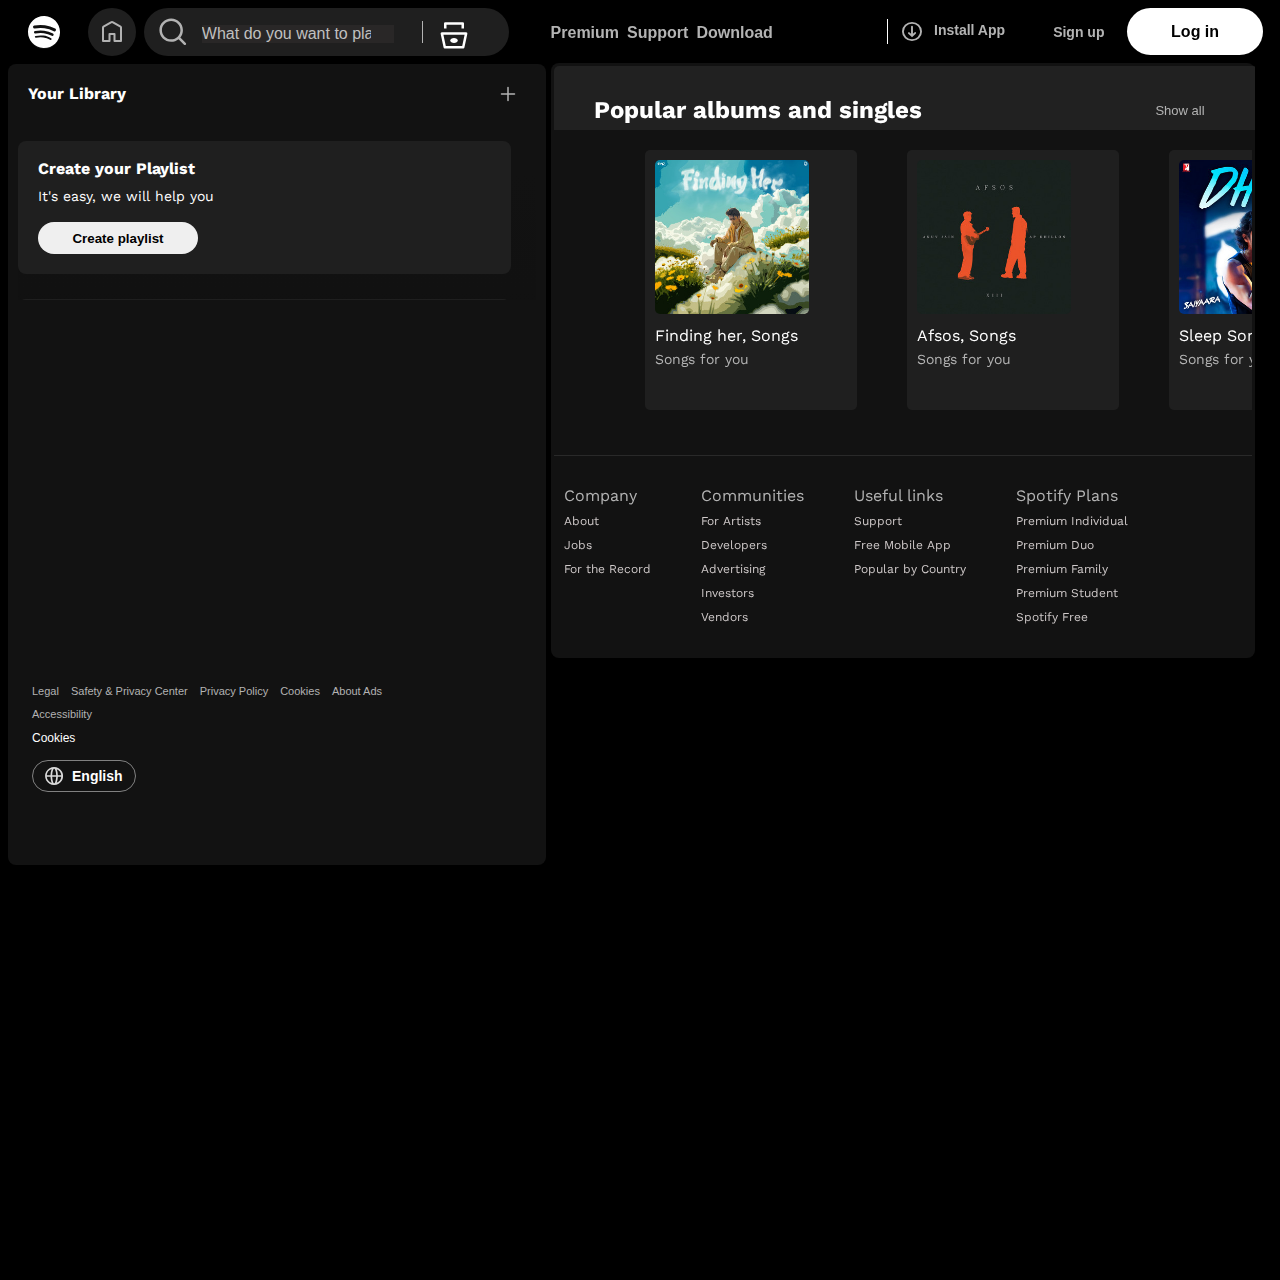
<file: index.html>
<!DOCTYPE html>
<html lang="en">

<head>
  <meta charset="UTF-8">
  <meta name="viewport" content="width=device-width, initial-scale=1.0">
  <title>Spotify - Web Player: Music for everyone</title>
  <link rel="stylesheet" href="/css/style.css">
  <link rel="stylesheet" href="/css/utility.css">
  <link rel="preconnect" href="https://fonts.googleapis.com">
  <link rel="preconnect" href="https://fonts.gstatic.com" crossorigin>
  <link href="https://fonts.googleapis.com/css2?family=Work+Sans:ital,wght@0,100..900;1,100..900&display=swap"
    rel="stylesheet">
</head>

<body>
  <div class="container flex">
    <div class="left-parent flex column no-margin-bottom">
      <div class="left flex">
        <div class="close">
          <img class="invert svg-width" src="/img/cross.svg" alt="">
        </div>
        <button class="logo no-border invert"><img src="/img/logo.svg" alt="logo"></button>
        <div class="afterlogo flex justify-center align-center">
          <button class="home no-border justify-center align-center"><img class="invert-part" src="/img/home.svg"
              alt=""></button>
          <div class="search flex justify-center align-center">
            <button class="searchlo no-border bg-transparent"><img class="invert-part" src="/img/search.svg"
                alt="searchBtn"></button>
            <input name="search" class="bg-transparent" type="search" placeholder="What do you want to play?">

            <div class="browse  bg-transparent">
              <img class="invert" src="/img/browse.svg" alt="">
            </div>
          </div>
        </div>
      </div>
      <div class="library bg-grey rounded">
        <div class="heading flex">
          <div>Your Library</div>
          <button class="plus no-border flex justify-center align-center"><img class="invert-part"
              src="/img/plus.svg"></button>
        </div>
        <div onclick="back()" class="back" hidden>
          <img class="invert"src="/img/back.svg" alt="" >
        </div>
        <div id="play-pod" class="play-pod flex column">
          <div class="songList">
            <ul>
            
            </ul>
          </div>

          <div class="aftPlPo flex column">
            <div class="playlist bg-light-grey rounded flex column">
              <h4>Create your Playlist</h4>
              <div class="nextDiv flex column gap-n">
                <div class="disc">It's easy, we will help you</div>
                <button  class="btn-play no-border">Create playlist</button>
              </div>
            </div>
            <div class="podcast bg-light-grey rounded flex column">
              <h4>Let's find some podcast to follow</h4>
              <div class="nextDiv flex column gap-n">
                <div class="disc">We'll keep you updated on new episodes</div>
                <button id="btn-podId" class="btn-pod no-border">Browse podcasts</button>
              </div>
            </div>
          </div>
        </div>
        <div class="footer no-margin-bottom">
          <div>
            <div>
              <div>
                <a href="https://www.spotify.com/pk-en/legal/">
                  <span>Legal</span>
                </a>
              </div>
              <div>
                <a href="https://www.spotify.com/pk-en/safetyandprivacy/">
                  <span>Safety &amp; Privacy Center</span>
                </a>
              </div>
              <div>
                <a href="https://www.spotify.com/pk-en/legal/privacy-policy/">
                  <span>Privacy Policy</span>
                </a>
              </div>
              <div>
                <a href="https://www.spotify.com/pk-en/legal/cookies-policy/">
                  <span>Cookies</span>
                </a>
              </div>
              <div>
                <a href="https://www.spotify.com/pk-en/legal/privacy-policy/#s3">
                  <span>About Ads</span>
                </a>
              </div>
              <div>
                <a href="https://www.spotify.com/pk-en/accessibility/">
                  <span>Accessibility</span>
                </a>
              </div>
            </div>
            <a href="https://www.spotify.com/legal/cookies-policy/" target="_blank" rel="noopener">
              <span>Cookies</span>
            </a>
          </div>
          <div class="lang flex">
            <img src="/img/lang.svg" alt="img">
            <button class="inslang no-border">English</button>
          </div>
        </div>
      </div>
    </div>
    <div class="right flex column no-border no-margin-bottom">
      <div id="nav-but" class="nav-but flex">
        <img src="/img/hamburger.svg" style="width: 7vw;" alt="PlayLists"  class="hamburger invert-part">
        <div id="half1" class="half1 flex">
          <button class="btn">Premium</button>
          <button class="btn btn2">Support</button>
          <button class="btn">Download</button>
        </div>
        <div class="half2 flex align-center justify-center">
          <div class="line"></div>
          <button class="install bg-transparent flex"><img class="invert-part" src="/img/app.svg" alt="installApp"><span
              id="text">Install App</span></button>
          <button id="Signup" class="signup bg-transparent"><span>Sign up</span></button>
          <button id="Log" class="log">Log in</button>
        </div>
      </div>
      <section id="main" class="main rounded">
        <div class="main-playList">
          <div class="head flex">
             <h4><a href="#f">Popular albums and singles</a></h4>
              <button class="show no-border">Show all</button>
          </div>
          <div class="cardContainer flex">
              <button id="scroll-pre" class="no-border"><span><svg xmlns="http://www.w3.org/2000/svg"data-encore-id="icon" role="img" aria-hidden="true" width="15"  viewBox="0 0 16 16" style="--encore-icon-fill: var(--text-base, #000000); --encore-icon-height: var(--encore-graphic-size-decorative-smaller); --encore-icon-width: var(--encore-graphic-size-decorative-smaller);"><path d="M11.03.47a.75.75 0 0 1 0 1.06L4.56 8l6.47 6.47a.75.75 0 1 1-1.06 1.06L2.44 8 9.97.47a.75.75 0 0 1 1.06 0"></path></svg></span></button>
              <button id="scroll-for" class="no-border"><span><svg xmlns="http://www.w3.org/2000/svg" data-encore-id="icon" width="15" role="img" aria-hidden="true" viewBox="0 0 16 16" style="--encore-icon-fill: var(--text-base, #000000); --encore-icon-height: var(--encore-graphic-size-decorative-smaller); --encore-icon-width: var(--encore-graphic-size-decorative-smaller);"><path d="M4.97.47a.75.75 0 0 0 0 1.06L11.44 8l-6.47 6.47a.75.75 0 1 0 1.06 1.06L13.56 8 6.03.47a.75.75 0 0 0-1.06 0"></path></svg></span></button>
            <div class="songCards flex"></div>
            </div>
         
          <hr class="hr-line">

          <div class="flex right-footer">
            <div class="flex column link">
              <div>Company</div>
              <div><a href="https://www.spotify.com/pk-en/about-us/contact/">About</a></div>
              <div><a href="https://www.lifeatspotify.com/">Jobs</a></div>
              <div><a href="https://newsroom.spotify.com/">For the Record</a></div>
            </div>

            <div class="flex column link">
              <div>Communities</div>
              <div><a href="https://artists.spotify.com/">For Artists</a></div>
              <div><a href="https://developer.spotify.com/">Developers</a></div>
              <div><a href="https://ads.spotify.com/">Advertising</a></div>
              <div><a href="https://investors.spotify.com/">Investors</a></div>
              <div><a href="https://spotifyforvendors.com/">Vendors</a></div>
            </div>

            <div class="flex column link">
              <div>Useful links</div>
              <div><a href="https://support.spotify.com/">Support</a></div>
              <div><a href="https://www.spotify.com/pk-en/free/">Free Mobile App</a></div>
              <div><a href="/popular-in/pk">Popular by Country</a></div>
            </div>

            <div class="flex column link">
              <div>Spotify Plans</div>
              <div><a href="https://www.spotify.com/pk-en/premium/#ref=spotifycom_footer_premium_individual">Premium
                  Individual</a></div>
              <div><a href="https://www.spotify.com/pk-en/duo/#ref=spotifycom_footer_premium_duo">Premium Duo</a></div>
              <div><a href="https://www.spotify.com/pk-en/family/#ref=spotifycom_footer_premium_family">Premium
                  Family</a></div>
              <div><a href="https://www.spotify.com/pk-en/student/#ref=spotifycom_footer_premium_student">Premium
                  Student</a></div>
              <div><a href="https://www.spotify.com/pk-en/free/#ref=spotifycom_footer_free">Spotify Free</a></div>
            </div>
          </div>


      </section>
      
    </div>
  </div>
  <div hidden class="playbar">
        <div class="seekbar">
          <div class="circle">

          </div>
        </div>
        <div class="abovebar flex">
          <div class="songInfo">

          </div>
          <div class="songButton">
            <img id="previous" src="/img/previous.svg" alt="">
            <img id="play"  src="/img/play.svg" alt="">
            <img id="next" src="/img/forward.svg" alt="">
          </div>
          <div class="flex vol-time">
          <div class="songTime">

          </div>
          <div class="volume flex">
            <img class="svg-width"  src="/img/volume.svg" alt="">
            <div class="range">
              <input type="range" name="volume" id="">
            </div>
          </div>
          </div>
        </div>
      </div>
  <!-- <div class="final-footer flex  align-center">
    <div class="cont flex column">
      <span>Preview of Spotify</span>
      <span>Sign up to get unlimited songs and podcasts with occasional adds. No Credit card needed.</span>
    </div>
    <button class="log sign no-border">Sign up free</button>
  </div> -->
  <script src="/JS/script.js"></script>
</body>

</html>
</file>
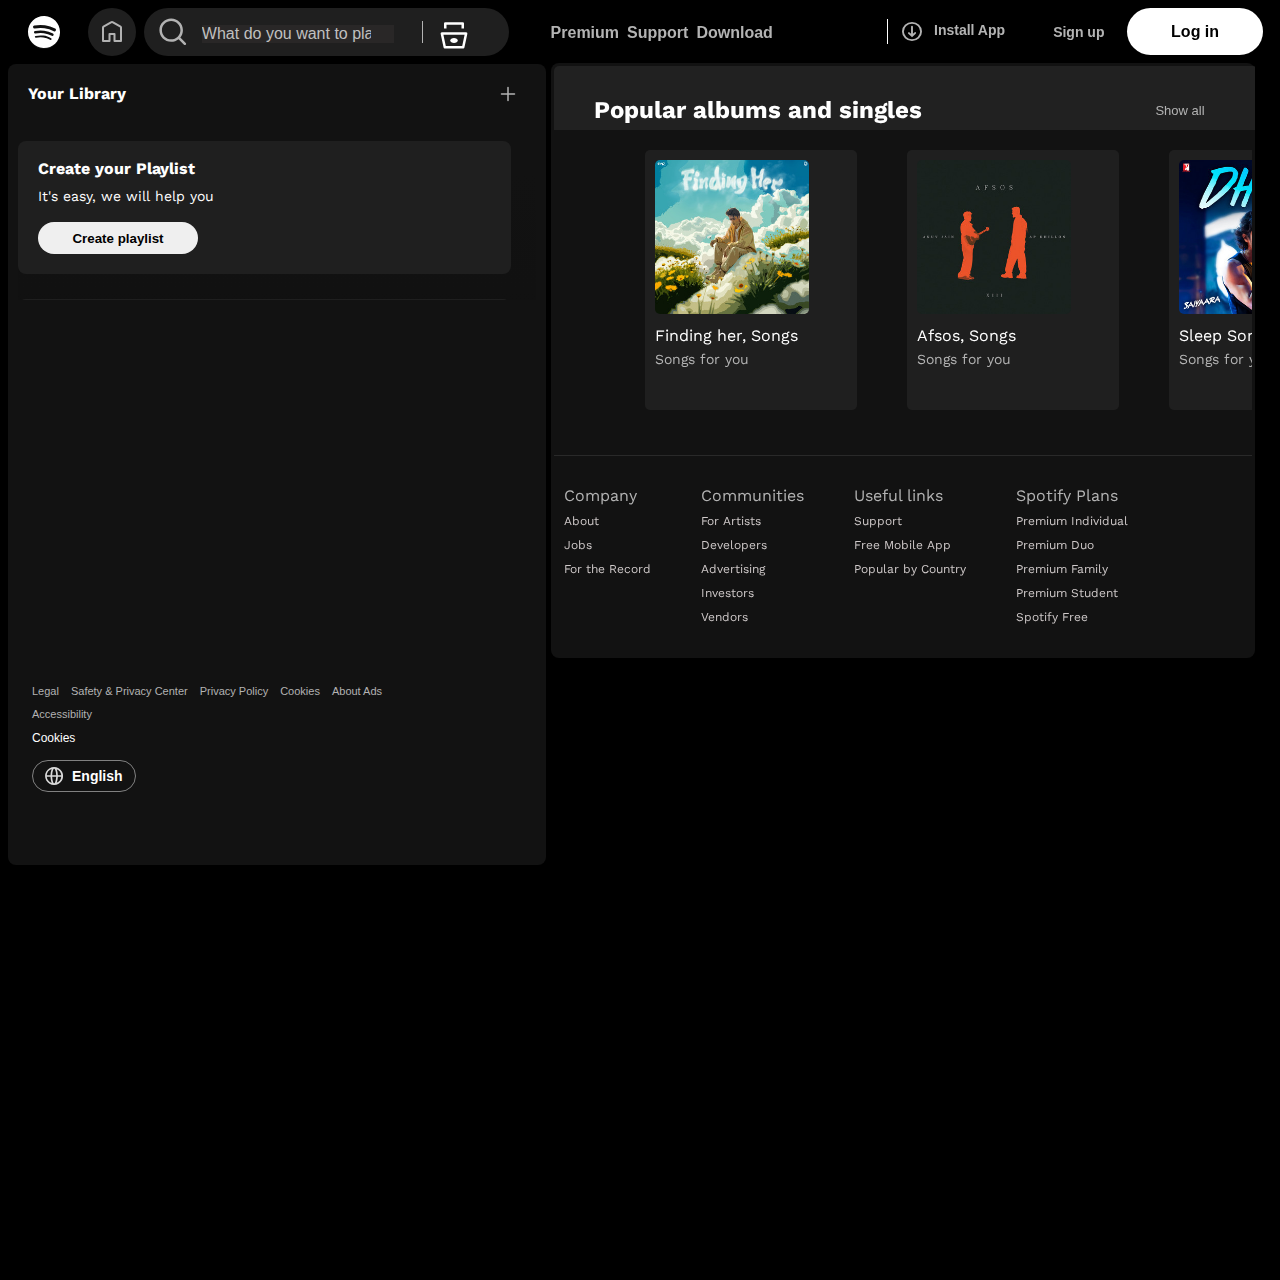
<file: docs/index.html>
<!DOCTYPE html>
<html lang="en">

<head>
  <meta charset="UTF-8">
  <meta name="viewport" content="width=device-width, initial-scale=1.0">
  <title>Spotify - Web Player: Music for everyone</title>
  <link rel="stylesheet" href="/css/style.css">
  <link rel="stylesheet" href="/css/utility.css">
  <link rel="preconnect" href="https://fonts.googleapis.com">
  <link rel="preconnect" href="https://fonts.gstatic.com" crossorigin>
  <link href="https://fonts.googleapis.com/css2?family=Work+Sans:ital,wght@0,100..900;1,100..900&display=swap"
    rel="stylesheet">
</head>

<body>
  <div class="container flex">
    <div class="left-parent flex column no-margin-bottom">
      <div class="left flex">
        <div class="close">
          <img class="invert svg-width" src="/img/cross.svg" alt="">
        </div>
        <button class="logo no-border invert"><img src="/img/logo.svg" alt="logo"></button>
        <div class="afterlogo flex justify-center align-center">
          <button class="home no-border justify-center align-center"><img class="invert-part" src="/img/home.svg"
              alt=""></button>
          <div class="search flex justify-center align-center">
            <button class="searchlo no-border bg-transparent"><img class="invert-part" src="/img/search.svg"
                alt="searchBtn"></button>
            <input name="search" class="bg-transparent" type="search" placeholder="What do you want to play?">

            <div class="browse  bg-transparent">
              <img class="invert" src="/img/browse.svg" alt="">
            </div>
          </div>
        </div>
      </div>
      <div class="library bg-grey rounded">
        <div class="heading flex">
          <div>Your Library</div>
          <button class="plus no-border flex justify-center align-center"><img class="invert-part"
              src="/img/plus.svg"></button>
        </div>
        <div onclick="back()" class="back" hidden>
          <img class="invert"src="/img/back.svg" alt="" >
        </div>
        <div id="play-pod" class="play-pod flex column">
          <div class="songList">
            <ul>
            
            </ul>
          </div>

          <div class="aftPlPo flex column">
            <div class="playlist bg-light-grey rounded flex column">
              <h4>Create your Playlist</h4>
              <div class="nextDiv flex column gap-n">
                <div class="disc">It's easy, we will help you</div>
                <button  class="btn-play no-border">Create playlist</button>
              </div>
            </div>
            <div class="podcast bg-light-grey rounded flex column">
              <h4>Let's find some podcast to follow</h4>
              <div class="nextDiv flex column gap-n">
                <div class="disc">We'll keep you updated on new episodes</div>
                <button id="btn-podId" class="btn-pod no-border">Browse podcasts</button>
              </div>
            </div>
          </div>
        </div>
        <div class="footer no-margin-bottom">
          <div>
            <div>
              <div>
                <a href="https://www.spotify.com/pk-en/legal/">
                  <span>Legal</span>
                </a>
              </div>
              <div>
                <a href="https://www.spotify.com/pk-en/safetyandprivacy/">
                  <span>Safety &amp; Privacy Center</span>
                </a>
              </div>
              <div>
                <a href="https://www.spotify.com/pk-en/legal/privacy-policy/">
                  <span>Privacy Policy</span>
                </a>
              </div>
              <div>
                <a href="https://www.spotify.com/pk-en/legal/cookies-policy/">
                  <span>Cookies</span>
                </a>
              </div>
              <div>
                <a href="https://www.spotify.com/pk-en/legal/privacy-policy/#s3">
                  <span>About Ads</span>
                </a>
              </div>
              <div>
                <a href="https://www.spotify.com/pk-en/accessibility/">
                  <span>Accessibility</span>
                </a>
              </div>
            </div>
            <a href="https://www.spotify.com/legal/cookies-policy/" target="_blank" rel="noopener">
              <span>Cookies</span>
            </a>
          </div>
          <div class="lang flex">
            <img src="/img/lang.svg" alt="img">
            <button class="inslang no-border">English</button>
          </div>
        </div>
      </div>
    </div>
    <div class="right flex column no-border no-margin-bottom">
      <div id="nav-but" class="nav-but flex">
        <img src="/img/hamburger.svg" style="width: 7vw;" alt="PlayLists"  class="hamburger invert-part">
        <div id="half1" class="half1 flex">
          <button class="btn">Premium</button>
          <button class="btn btn2">Support</button>
          <button class="btn">Download</button>
        </div>
        <div class="half2 flex align-center justify-center">
          <div class="line"></div>
          <button class="install bg-transparent flex"><img class="invert-part" src="/img/app.svg" alt="installApp"><span
              id="text">Install App</span></button>
          <button id="Signup" class="signup bg-transparent"><span>Sign up</span></button>
          <button id="Log" class="log">Log in</button>
        </div>
      </div>
      <section id="main" class="main rounded">
        <div class="main-playList">
          <div class="head flex">
             <h4><a href="#f">Popular albums and singles</a></h4>
              <button class="show no-border">Show all</button>
          </div>
          <div class="cardContainer flex">
              <button id="scroll-pre" class="no-border"><span><svg xmlns="http://www.w3.org/2000/svg"data-encore-id="icon" role="img" aria-hidden="true" width="15"  viewBox="0 0 16 16" style="--encore-icon-fill: var(--text-base, #000000); --encore-icon-height: var(--encore-graphic-size-decorative-smaller); --encore-icon-width: var(--encore-graphic-size-decorative-smaller);"><path d="M11.03.47a.75.75 0 0 1 0 1.06L4.56 8l6.47 6.47a.75.75 0 1 1-1.06 1.06L2.44 8 9.97.47a.75.75 0 0 1 1.06 0"></path></svg></span></button>
              <button id="scroll-for" class="no-border"><span><svg xmlns="http://www.w3.org/2000/svg" data-encore-id="icon" width="15" role="img" aria-hidden="true" viewBox="0 0 16 16" style="--encore-icon-fill: var(--text-base, #000000); --encore-icon-height: var(--encore-graphic-size-decorative-smaller); --encore-icon-width: var(--encore-graphic-size-decorative-smaller);"><path d="M4.97.47a.75.75 0 0 0 0 1.06L11.44 8l-6.47 6.47a.75.75 0 1 0 1.06 1.06L13.56 8 6.03.47a.75.75 0 0 0-1.06 0"></path></svg></span></button>
            <div class="songCards flex"></div>
            </div>
         
          <hr class="hr-line">

          <div class="flex right-footer">
            <div class="flex column link">
              <div>Company</div>
              <div><a href="https://www.spotify.com/pk-en/about-us/contact/">About</a></div>
              <div><a href="https://www.lifeatspotify.com/">Jobs</a></div>
              <div><a href="https://newsroom.spotify.com/">For the Record</a></div>
            </div>

            <div class="flex column link">
              <div>Communities</div>
              <div><a href="https://artists.spotify.com/">For Artists</a></div>
              <div><a href="https://developer.spotify.com/">Developers</a></div>
              <div><a href="https://ads.spotify.com/">Advertising</a></div>
              <div><a href="https://investors.spotify.com/">Investors</a></div>
              <div><a href="https://spotifyforvendors.com/">Vendors</a></div>
            </div>

            <div class="flex column link">
              <div>Useful links</div>
              <div><a href="https://support.spotify.com/">Support</a></div>
              <div><a href="https://www.spotify.com/pk-en/free/">Free Mobile App</a></div>
              <div><a href="/popular-in/pk">Popular by Country</a></div>
            </div>

            <div class="flex column link">
              <div>Spotify Plans</div>
              <div><a href="https://www.spotify.com/pk-en/premium/#ref=spotifycom_footer_premium_individual">Premium
                  Individual</a></div>
              <div><a href="https://www.spotify.com/pk-en/duo/#ref=spotifycom_footer_premium_duo">Premium Duo</a></div>
              <div><a href="https://www.spotify.com/pk-en/family/#ref=spotifycom_footer_premium_family">Premium
                  Family</a></div>
              <div><a href="https://www.spotify.com/pk-en/student/#ref=spotifycom_footer_premium_student">Premium
                  Student</a></div>
              <div><a href="https://www.spotify.com/pk-en/free/#ref=spotifycom_footer_free">Spotify Free</a></div>
            </div>
          </div>


      </section>
      
    </div>
  </div>
  <div hidden class="playbar">
        <div class="seekbar">
          <div class="circle">

          </div>
        </div>
        <div class="abovebar flex">
          <div class="songInfo">

          </div>
          <div class="songButton">
            <img id="previous" src="/img/previous.svg" alt="">
            <img id="play"  src="/img/play.svg" alt="">
            <img id="next" src="/img/forward.svg" alt="">
          </div>
          <div class="flex vol-time">
          <div class="songTime">

          </div>
          <div class="volume flex">
            <img class="svg-width"  src="/img/volume.svg" alt="">
            <div class="range">
              <input type="range" name="volume" id="">
            </div>
          </div>
          </div>
        </div>
      </div>
  <!-- <div class="final-footer flex  align-center">
    <div class="cont flex column">
      <span>Preview of Spotify</span>
      <span>Sign up to get unlimited songs and podcasts with occasional adds. No Credit card needed.</span>
    </div>
    <button class="log sign no-border">Sign up free</button>
  </div> -->
  <script src="/JS/script.js"></script>
</body>

</html>
</file>
<file: css/style.css>
:root{
    --a :0;
    --top: 130px;
}

* {
    margin: 0;
    padding: 0;
}


body {
    background-color: #121212;
    background-color: black;
    color: white;
    font-family: "Work Sans";
    position: fixed;
    top: 0;
    left: 0;
    height: 100%;
    overflow: hidden;
}

.container {
    gap: 5px;
    min-height: 1280px;
}

.left-parent {
    padding-top: 4px;
    margin-left: 8px;
    margin-bottom: 50px;
}

.left {
    padding: 8px;
    padding-top: 4px;
    box-sizing: border-box;
    width: 41vw;
    gap: 25px;
}

.hamburger{
    display: none;
    padding: 0;
    margin: 0;
}

.close{
    display: none;
}
.close img{
    width: 4vw;
}
.logo {
    margin: 3px;
    margin-top: 8px;
    margin-left: 12px;
    border-radius: 100%;
    height: 33px;
}

.afterlogo {
    perspective: 500px;
    padding-top: 0px;
    gap: 8px;
}

.home {
    padding-top: 3px;
    box-sizing: border-box;
    width: 48px;
    height: 48px;
    border-radius: 90%;
    background-color: #1f1f1f;
    color: #fff;
    transition: transform .0999s;
    transform: translateZ(0px);
    transition: background-color .3s;
}

.home img {
    width: 24px;
}

.search {
    padding: 12px;
    box-sizing: border-box;
    padding-top: 15px;
    width: calc(30vw - 19px);
    border-radius: 25px 25px 25px 25px;
    height: 48px;
    gap: 5px;
    perspective: 500px;
    background-color: #1f1f1f;
    transition: background-color .3s;
}

.searchlo {
    width: 52px;
    transition: filter .5s ease;
}

.searchlo img {
    width: calc(2.5vw - 1.5px);
}

.search input {
    margin-left: 7px;
    padding-right: 8px;
    width: 15vw;
    border: 0px;
    outline: none;
    background-color: #292727;
    color: white;
    font-size: 16px;
}

.browse {
    width: 7vw;
    height: 22px;
    margin-left: 23px;
    margin-bottom: 3px;
    padding-left: calc(1vw + 3px);
    border-left: .079px solid rgb(179, 179, 179);
    transition: background-color 1s;
    transition: transform .0999s;
    transform: translateZ(0px);
}

.browse img {
    width: calc(2.5vw - 2px);
}


.home:hover,
.browse:hover,
.logo:hover,
.searchlo:hover {
    cursor: pointer;
}

.home:hover,
.browse:hover {
    transform: scale(1.05);
    background-color: #292929;
}

.search:hover {
    background-color: #2a2a2a;
}

.search:hover .searchlo {
    filter: brightness(5%) invert(1);

}

.search input::placeholder {
    color: #c0c0c0ff;
}



.library {
    box-sizing: border-box;
    height: 89vh;
    position: relative;
}

.heading {
    padding: 20px;
    padding-top: 12px;
    font-size: 16px;
    font-weight: 700;
    justify-content: space-between;
    align-items: center;
    box-sizing: border-box;
}

.play-pod {
    margin: 0;
    margin-top: 0px;
    padding: 10px;
    box-sizing: border-box;
    width: 42vw;
    height: 169px;
    overflow-y: auto;
}

.aftPlPo {
    gap: 25px;
    background: linear-gradient(to bottom, #121212 10%, #09090931 80%, #121212 10%);
}

.playlist,
.podcast {
    padding: 20px;
    padding-top: 18px;
    box-sizing: border-box;
    width: calc(37vw + 19px);
    font-size: 16px;
    gap: 10px;
    perspective: 500px;
}

.btn-play {
    width: 12.5vw;
}

.btn-play,
.btn-pod {
    font-weight: 700;
    padding: 0px 12px;
    height: 32px;
    max-width: 55vw;
    border-radius: 25px 25px 25px 25px;
    transition: transform 80ms;
    cursor: pointer;
}
.btn-pod{
    width: 15vw;
    max-width: 55vw;
}

.disc {
    font-size: 14px;
}

.songList>ul li {
    display: flex;
    max-width: 365px;
    gap: 20px;
    cursor: pointer;
    padding: 12px 0px;
    border: 1px solid white;
    margin: 12px 0px;
    padding: 10px;
    border-radius: 5px;
    position: relative;
    align-items: center;
}
.back{
    margin: 0px 10px;
    padding-bottom: 5px;
    height:25px;
    cursor: pointer;
}
.back img{
    width: 2.5vw;
}
.musicLogo {
    width: 3vw;
}

.playNow {
    display: flex;
    justify-content: center;
    align-items: center;
    gap: 10px;
    position: absolute;
    right: 10px;
}

.playNow span {
    font-size: 12px;
    padding: 0px 10px;
}




.plus {
    display: flex;
    justify-content: center;
    align-items: center;
    cursor: pointer;
    width: 35px;
    height: 35px;
    border-radius: 25px 25px 25px 25px;
    background-color: inherit;
}

.plus:hover {
    background-color: #292929;
}

.plus img {
    width: 16px;
}

.btn-play:hover,
.btn-pod:hover {
    transform: scale(1.03);
}


.play-pod::-webkit-scrollbar {
    display: none;
}

.play-pod:hover::-webkit-scrollbar {
    display: block;
    width: 12px;
    height: 15px;
}

.play-pod::-webkit-scrollbar-track {
    background: transparent;
}

.play-pod::-webkit-scrollbar-thumb {
    background-color: #555;
}

.play-pod::-webkit-scrollbar-thumb:hover {
    background-color: #888;
}

.footer {
    margin: 10px;
    margin-bottom: 0;
    margin-top: 0;
    position: absolute;
    bottom: 50px;
    width: 30vw;
    padding: 23px;
    padding-left: 14px;
}

.footer a {
    text-decoration: none;
    color: rgb(179, 179, 179);
    font-family: 'Segoe UI', Tahoma, Geneva, Verdana, sans-serif;
    font-size: 11px;
    font-weight: 400;
}

.footer>div>a {
    font-size: 12px;
    color: white;
}

.footer>div>a:hover {
    text-decoration: underline;
}

.footer>div {
    display: flex;
    flex-wrap: wrap;
    gap: 9px;
}

.footer>div>div {
    display: flex;
    flex-wrap: wrap;
    gap: 12px;
    row-gap: 4px;
}

.lang {
    margin: 15px;
    margin-bottom: 0px;
    margin-left: 0;
    padding: 6px 12px 6px 12px;
    box-sizing: border-box;
    gap: 5px;
    border: 1px solid #818181;
    border-radius: 25px 25px 25px 25px;
    width: fit-content;
    transition: transform 200ms, border 200ms;
    cursor: pointer;
}

.lang>img {
    width: 18px;
    filter: invert(.85);
    cursor: pointer;
}

.inslang {
    background-color: inherit;
    color: inherit;
    font-size: 14px;
    font-weight: 700;
    cursor: pointer;
}

.lang:hover {
    transform: scale(1.03);
    border: 1px solid #fff;
}



/* Right Portion styling       */


.right {
    padding: 3px 0px 5px 0px;
    box-sizing: border-box;
    width: calc(58vw - 30px);
    color: rgb(179, 179, 179);
    position: relative;
}

.nav-but {
    gap: 10px;
    justify-content: space-between;
    align-items: center;
    margin-bottom: 3px;
}

.nav-but button {
    cursor: pointer;
    border: 0px;
}

.half1 {
    margin: 0;
    padding-top: 3px;
    gap: 8px;
    justify-content: center;
    perspective: 500px;
}

.half2 {
    gap: 10px;
}

.btn {
    background-color: transparent;
    color: inherit;
    height: 30px;
    width: auto;
    font-weight: 700;
    font-size: 16px;
    transition: color .1s;
    transition: transform .1s;
}

.line {
    background: #fff;
    height: 25px;
    margin: 16px;
    margin-right: 4px;
    width: 1px;
}



.install {
    width: 10vw;
    gap: 3px;
    color: inherit;
    transition: transform .1s;
    font-weight: 700;
    font-size: 14px;
}

.install img {
    width: 1.5vw;
}

#text {
    width: 90px;
}

.signup {
    color: inherit;
    width: 6vw;
    font-weight: 700;
    font-size: 14px;
    transition: transform .1s;
}

.log {
    background-color: white;
    width: calc(11vw - 5px);
    height: 47px;
    border-radius: 25px 25px 25px 25px;
    font-weight: 700;
    font-size: 16px;
    transition: transform 80ms;
}

.btn:hover,
.install:hover,
.signup:hover {
    color: rgb(251, 251, 251);
    transform: scale(1.02);
}

.log:hover {
    transform: scale(1.03);
}

.main {
    width: 55vw;
    height: fit-content;
    background-color: #121212;
}

.head {
    width: 55vw;
    padding: 30px 38px 6px 40px;
    box-sizing: border-box;
    justify-content: space-between;
    background-color: #212121;
    border-radius: 5px 5px 0px 0px;
}

.head a {
    text-decoration: none;
    color: inherit;
}

.head h4 {
    color: white;
    font-size: 24px;
}

.show {
    margin-right: 15px;
    background-color: inherit;
    color: inherit;
    cursor: pointer;
    font-size: 13px;
}

.show:hover {
    text-decoration: underline;
}

.head h4:hover {
    text-decoration: underline;
}


.head2 {
    width: 55vw;
    padding: 30px 38px 6px 40px;
    box-sizing: border-box;
    justify-content: space-between;
    background-color: inherit;
    border-radius: 0px 0px 5px 5px;
}

.head2 a {
    text-decoration: none;
    color: inherit;
}

.head2 h4 {
    color: white;
    font-size: 24px;
}

.head2 h4:hover {
    text-decoration: underline;
}


.main-playList {
    max-height: 89vh;
    overflow-y: auto;
    overflow-x: hidden;
    padding: 3px;
    box-sizing: border-box;
}

.cardContainer {
    overflow-x: auto;
    position: relative;
    margin: auto 0;
    padding-top: 10px;
    align-items: center;
}
.songCards{
    position: relative;
    left: -60px;
}

#scroll-for{
    position: sticky ;
    left: 500px;
}
#scroll-pre{
    position: sticky;
    left: 20px;
}
#scroll-pre, #scroll-for{
    display: flex;
    justify-content: center;
    align-items: center;
    width: 33px;
    height: 33px;
    border-radius: 100%;
    filter: invert(1);
    color: rgb(22, 22, 22);
    font-size: 19px;
    background-color:#ebe3e3;
    flex-shrink: 0;
    cursor: pointer;
    z-index: 3;
    transition: all .3s;
    opacity: 0 ;  
    top: 150px;
    margin: 0;
}

#scroll-pre:hover , #scroll-for:hover,#scroll-pre2:hover , #scroll-for2:hover{
    color: black;
    background-color: #d6d6d6;
}

.cardContainer:hover #scroll-for{
opacity: 1 ;
}

.cardContainer:hover #scroll-for2{
    opacity: 1 ;
}
.cardContainer:hover #scroll-pre {
opacity: 1 ;
}
.cardContainer:hover #scroll-pre2 {
opacity: 1 ;
}

.cardContainer::-webkit-scrollbar,
.main-playList::-webkit-scrollbar {
    display: none;
}


.main-playList:hover::-webkit-scrollbar {
    display: block;
    width: 8px;
    height: 8px;
}


.main-playList::-webkit-scrollbar-track {
    background: transparent;
}


.main-playList::-webkit-scrollbar-thumb {
    background-color: #555;
}


.main-playList::-webkit-scrollbar-thumb:hover {
    background-color: #888;
}


.card {
    margin: 25px;
    margin-top: 10px;
    padding: 10px;
    width: 15vw;
    background-color: #1f1f1f;
    border-radius: 5px;
    position: relative;
    height: 240px;
}

.card img {
    width: 154px;
    height: 154px;
    border-radius: 5px;
}

.card-child{
        padding-right: 20px;
}
.card-child,
.artist {
    margin: 8px 0px 6px 0px;
}

.image-card {
    object-fit: contain;
}

.artist {
    margin-top: 0;
    flex-wrap: wrap;
    height: auto;
    width: 15.5vw;
    overflow: hidden;
    font-size: 14px;
}

.card a {
    color: inherit;
    text-decoration: none;
    word-break: normal;
    overflow-wrap: normal;
    white-space: normal;
}

.card-child {
    color: white;
}

.card a:hover {
    text-decoration: underline;
}

.play-button {
    width: calc(5vw - 3px);
    height: 48px;
    border-radius: 100%;
    background-color: #1ed760;
    position: absolute;
    top: var(--top);
    left: 100px;
    opacity: var(--a);
    transition: all .3s;
    cursor: pointer;
}

.play-button img {
    width: 2.3vw;
    height: 24px;
}

.card:hover {
    background-color: #1e1e1e;
    cursor: pointer;
    --a : 1;
    --top: 107px;
}

/* .card:hover .play-button {
    opacity: 1;
    top: 107px;
} */


.hr-line {
    margin: 20px 0px;
    background-color: #292929;
    border: none;
    height: 1px;
}

.right-footer {
    margin-bottom: 20px;
    padding: 10px;
    gap: 50px;
    flex-wrap: wrap;
    row-gap: 20px;
}
.link{
    gap: 5px;
}
.link a{
color: rgb(207, 201, 201);
text-decoration: none;
font-size: 12px;
}
.link a:hover{
    text-decoration: underline;
}

.final-footer {
    width: calc(100vw - 20px);
    height: 60px;
    margin: 0;
    border-radius: 2px;
    padding: 15px;
    box-sizing: border-box;
    background: linear-gradient(90deg, #af2896, #509bf5);
    cursor: pointer;
    justify-content: space-between;
}

.sign {
    width: calc(11vw + 12px);
    height: 40px;
    cursor: pointer;
}

.cont {
    gap: 5px;
}

.playbar {
    position: absolute;
    bottom: 5px;
    background-color: rgb(223, 212, 212);
    width: 97%;
    height: 30px;
    padding: 12px;
    filter: invert(1);
    border-radius: 20px;
    margin: 0 10px;
}

.songButton {
    display: flex;
    justify-content: center;
    gap: 5px;
}

.songButton img {
    width: 2vw;
    cursor: pointer;
}

.seekbar{
    height: 4px ;
    width: 95%;
   background-color: black;
    border-radius: 10px;
    position: absolute;
    bottom: 7px;
    left: 22px;
    cursor: pointer;
}

.circle{
    width: 13px ;
    height: 13px;
    border-radius: 13px;
    background-color: black;
    position: relative;
    bottom: 5px;
    left: 0%;
    transition: left .8s;
}

.songInfo, .songTime{
    color: black;
}

.abovebar{
    justify-content: space-between;
}

.vol-time{
    gap: 15px;
}
.volume{
    align-items: center;
    color: black;
    gap: 10px;
    cursor: pointer;
}
.range input{
    cursor: pointer;
}

[name= "volume"]{
    width: 8vw;
}

@media screen and (max-width: 768px) {
    .left-parent{
        position: absolute;
        left: -100%;
        transition: all .3s;
        width: 75vw;
        z-index: 5;
        background-color: black;
        transition: left 1s;
    }
    .left{
        overflow-x: auto;
        width: 70vw;
    }
    .left-parent > * > *{
        width: auto;
        height: auto;
    }
    .library{
        position: relative;
        height: 80vh;
    }
    .footer{
        width: 50vw;
        position: absolute;
        bottom: 50px;
    }
    .play-pod{
        overflow-y: auto;
    }
    .play-pod button{
        width: fit-content;
    }

    #btn-podId{
        width: auto;
        max-width: 35vw;
    }
    .podcast, .playlist{
        width: 60vw;
    }
    .left::-webkit-scrollbar{
        display: none;
    }
    .play-pod::-webkit-scrollbar{
        display: none;
    }
    .back img{
        width: 6vw;
    }
    .right{
        width: 97vw;
        height: auto;
    }
    .playbar{
        width: 90vw;
        margin-left: 5px;
        position: absolute;
        bottom: 20px;
        height: 40px;
    }
    .seekbar{
        width: 85vw;
    }
    .main-playList{
        width: 100vw;
        height: auto;
    }
    #main{
        height: auto;
        position: relative;
        margin-top: 15px;
    }
#scroll-for2, #scroll-for, #scroll-pre, #scroll-pre2{
    display: none;
}
    .cardContainer{
        padding-left: 2vw;
        height: 45vh;
    }
    .songCards{
        position: relative;
        left: 0px;
    }
    .card{
        margin-left: 0;
       width: fit-content; 
    }
    #nav-but{
        padding: 0px 2vw;
        overflow-x: auto;
        gap: 15px;
        justify-content:flex-start;
    }
    #Signup{
    width: 14vw;    
    }
    .nav-but::-webkit-scrollbar{
        display: none;
    }
    #half1, .line{
        display: none;
    }
    .half2{
        display: flex;
        gap: 45px;
    }
    .half2 *{
        width: fit-content;
    }
    #Log{
        width: 20vw;
    }
    .head, .head2{
        width: 95vw;
    }
    .hamburger{
        display: block;
        width: 5vw;
        transition: filter 1s ease-in;
    }
    .close{
        display: block;
        margin: 10px 0px 0px 10px;
        cursor: pointer;
    }
    .close img{
    width: 7vw;

    }
    .songButton img{
        width: 5vw;
    }
    .head2 .show{
        width: 20vw;
    }
    
    .volume img{
        width: 4vw;
    }
    .vol-time{
        flex-direction: column;
        position: relative;
        bottom: 10px;
        row-gap: 2px;
    }
    [name= "volume"]{
        width: 12vw;
    }
    #play-button{
        display: none;
    }
    .songButton{
        position: relative;
        bottom: 10px;
    }
}
@media screen and (max-width: 1024px){
    .play-button{
        display: none;
    }
 .nav-but{
        padding: 0px 2vw;
        overflow-x: auto;
        gap: 0vw;
    }
    .nav-but::-webkit-scrollbar{
        display: none;
    }
}

@media screen and (max-width: 1006px){
    .nav-but *{
        width: fit-content;
    }
    .log, .signup{
        width: 10vw;
    }
    .main{
        margin-top: 50px;
    }
    #play-button{
        display: none;
    }
}
</file>
<file: css/utility.css>
.border{
    border: 2px solid blue;
    margin: 25px;
}

.no-margin-bottom{
    margin-bottom: 0;
}
.flex{
    display: flex;
}

.justify-center{
    justify-content: center;
}
.align-center{
    align-items: center;
}

.no-border{
    border: none;
}

.invert{
    filter:invert(1)
}
.invert-part{
    filter:invert(.7);
}
.bg-transparent{
    background-color: transparent;
}
.bg-grey{
    background-color: #121212;
}
.bg-light-grey{
    background-color: #1f1f1f;
}
.column{
    flex-direction: column;
}

.rounded{
    border-radius: 8px;
}

.gap-n{
    gap: 18px;
}

.svg-width{
    width: 2vw;
}
</file>
